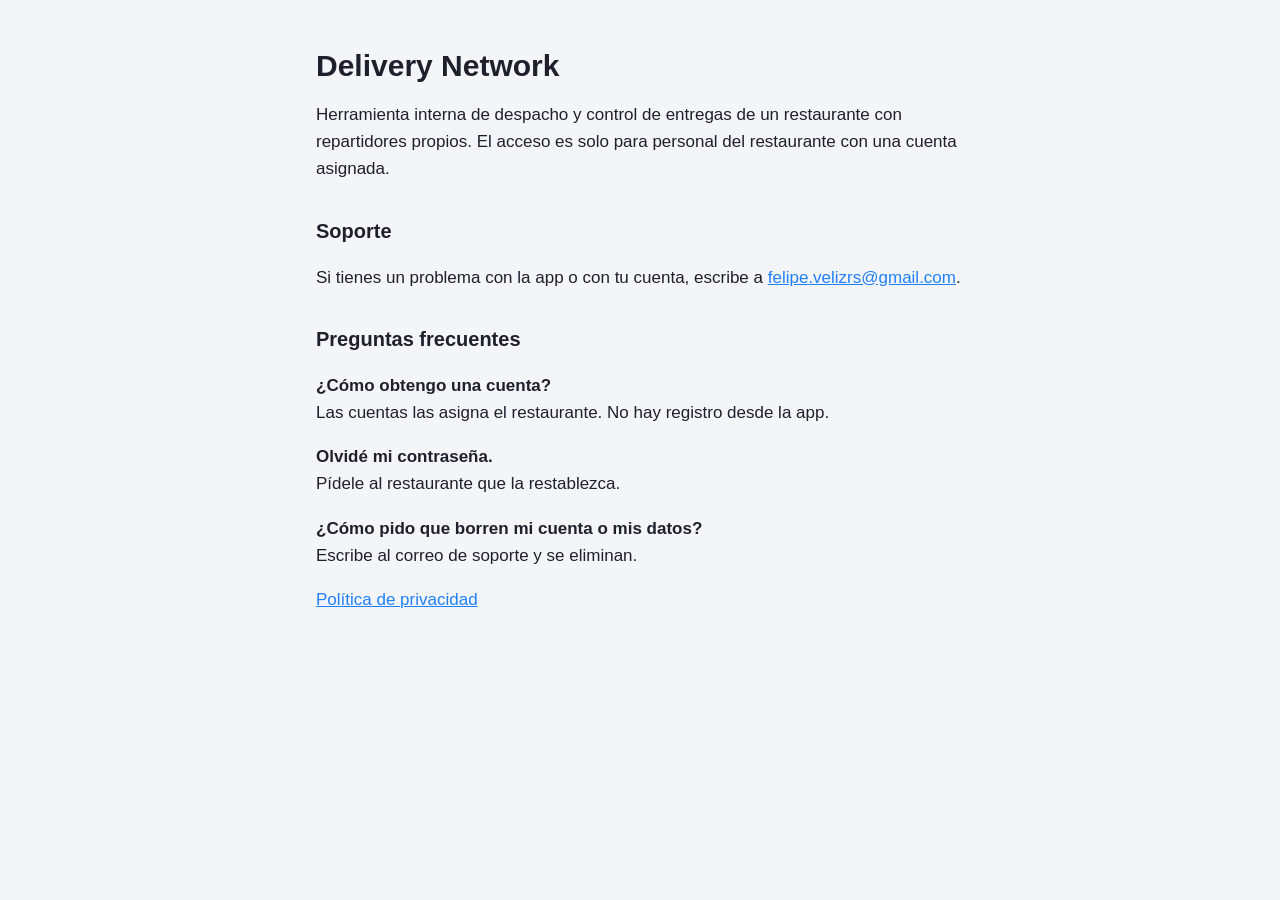
<file: index.html>
<!doctype html>
<html lang="es">
<head>
<meta charset="utf-8">
<meta name="viewport" content="width=device-width, initial-scale=1">
<title>Delivery Network — Soporte</title>
<link rel="stylesheet" href="style.css">
</head>
<body>
<main>
<h1>Delivery Network</h1>
<p>Herramienta interna de despacho y control de entregas de un restaurante con repartidores propios. El acceso es solo para personal del restaurante con una cuenta asignada.</p>

<h2>Soporte</h2>
<p>Si tienes un problema con la app o con tu cuenta, escribe a <a href="mailto:felipe.velizrs@gmail.com">felipe.velizrs@gmail.com</a>.</p>

<h2>Preguntas frecuentes</h2>
<p><strong>¿Cómo obtengo una cuenta?</strong><br>Las cuentas las asigna el restaurante. No hay registro desde la app.</p>
<p><strong>Olvidé mi contraseña.</strong><br>Pídele al restaurante que la restablezca.</p>
<p><strong>¿Cómo pido que borren mi cuenta o mis datos?</strong><br>Escribe al correo de soporte y se eliminan.</p>

<p><a href="privacidad.html">Política de privacidad</a></p>
</main>
</body>
</html>
</file>
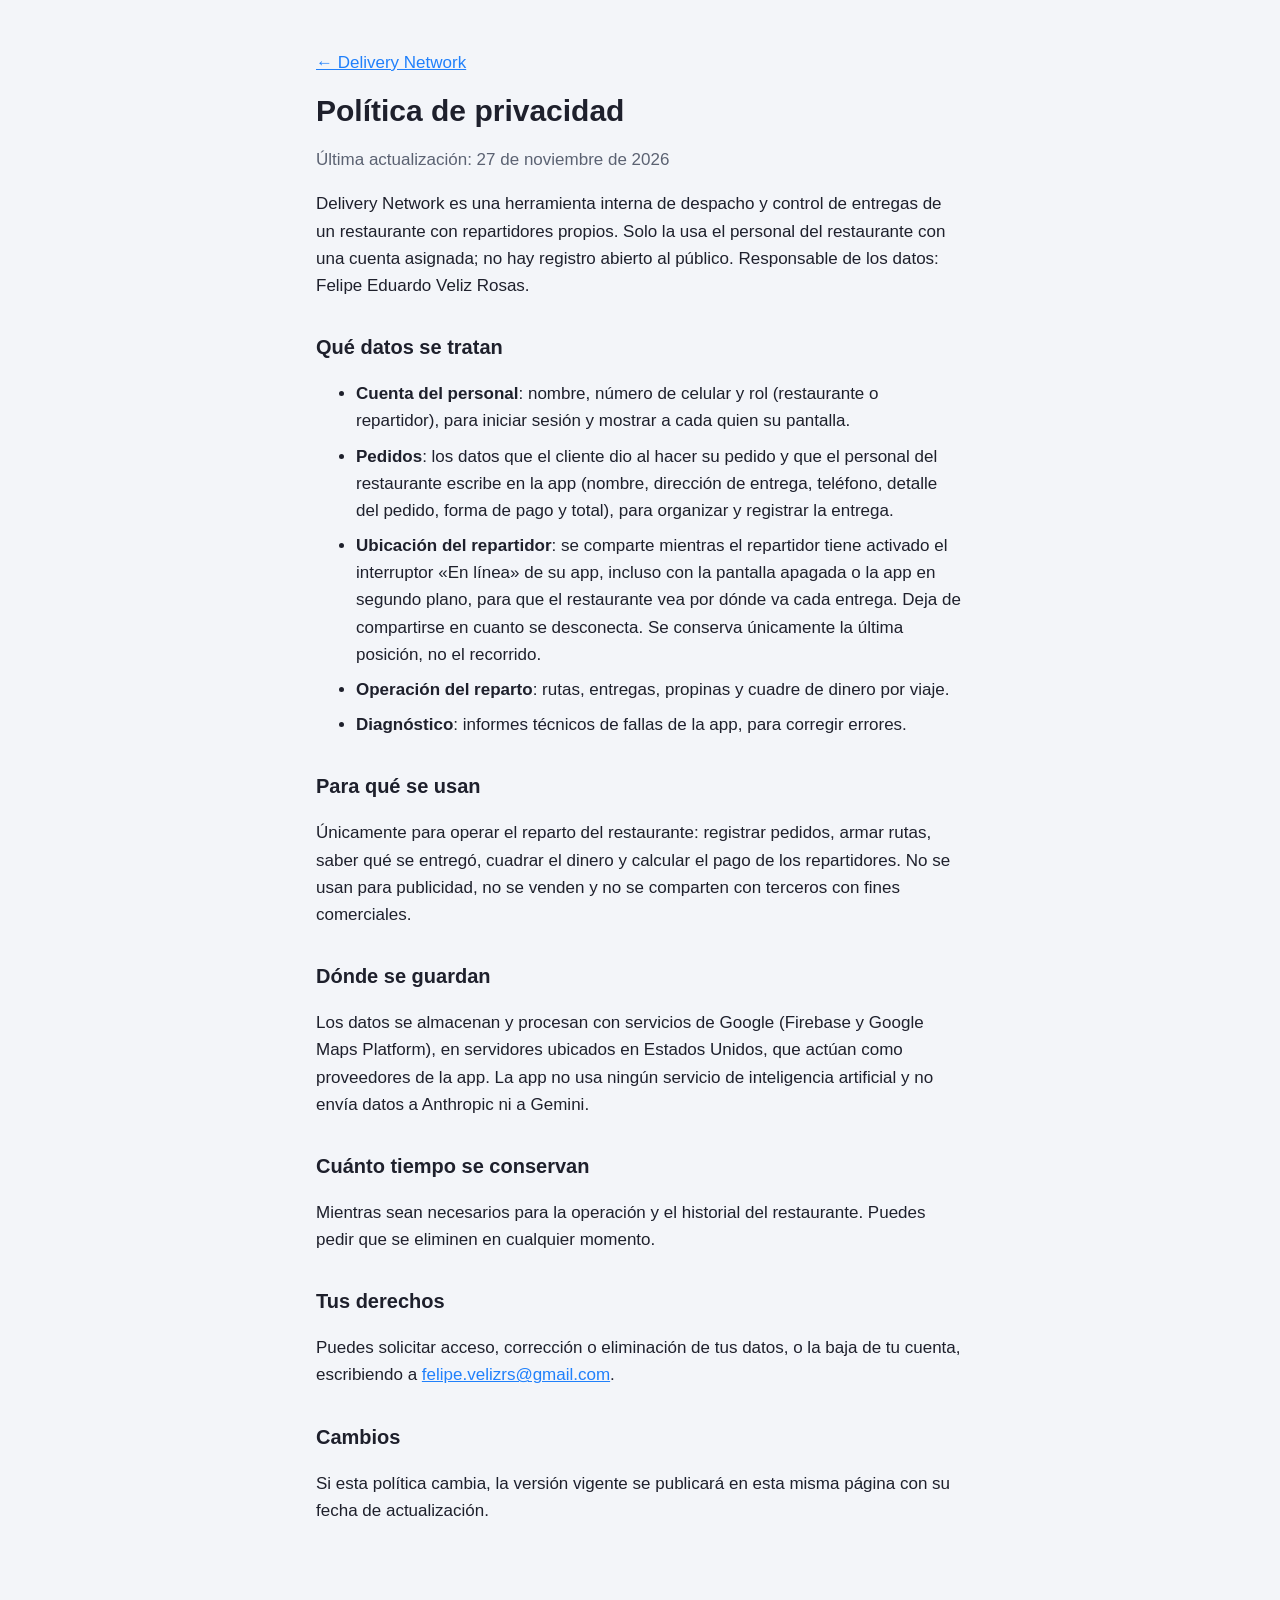
<file: privacidad.html>
<!doctype html>
<html lang="es">
<head>
<meta charset="utf-8">
<meta name="viewport" content="width=device-width, initial-scale=1">
<title>Política de privacidad — Delivery Network</title>
<link rel="stylesheet" href="style.css">
</head>
<body>
<main>
<p><a href="index.html">← Delivery Network</a></p>
<h1>Política de privacidad</h1>
<p class="muted">Última actualización: 27 de noviembre de 2026</p>

<p>Delivery Network es una herramienta interna de despacho y control de entregas de un restaurante con repartidores propios. Solo la usa el personal del restaurante con una cuenta asignada; no hay registro abierto al público. Responsable de los datos: Felipe Eduardo Veliz Rosas.</p>

<h2>Qué datos se tratan</h2>
<ul>
<li><strong>Cuenta del personal</strong>: nombre, número de celular y rol (restaurante o repartidor), para iniciar sesión y mostrar a cada quien su pantalla.</li>
<li><strong>Pedidos</strong>: los datos que el cliente dio al hacer su pedido y que el personal del restaurante escribe en la app (nombre, dirección de entrega, teléfono, detalle del pedido, forma de pago y total), para organizar y registrar la entrega.</li>
<li><strong>Ubicación del repartidor</strong>: se comparte mientras el repartidor tiene activado el interruptor «En línea» de su app, incluso con la pantalla apagada o la app en segundo plano, para que el restaurante vea por dónde va cada entrega. Deja de compartirse en cuanto se desconecta. Se conserva únicamente la última posición, no el recorrido.</li>
<li><strong>Operación del reparto</strong>: rutas, entregas, propinas y cuadre de dinero por viaje.</li>
<li><strong>Diagnóstico</strong>: informes técnicos de fallas de la app, para corregir errores.</li>
</ul>

<h2>Para qué se usan</h2>
<p>Únicamente para operar el reparto del restaurante: registrar pedidos, armar rutas, saber qué se entregó, cuadrar el dinero y calcular el pago de los repartidores. No se usan para publicidad, no se venden y no se comparten con terceros con fines comerciales.</p>

<h2>Dónde se guardan</h2>
<p>Los datos se almacenan y procesan con servicios de Google (Firebase y Google Maps Platform), en servidores ubicados en Estados Unidos, que actúan como proveedores de la app. La app no usa ningún servicio de inteligencia artificial y no envía datos a Anthropic ni a Gemini.</p>

<h2>Cuánto tiempo se conservan</h2>
<p>Mientras sean necesarios para la operación y el historial del restaurante. Puedes pedir que se eliminen en cualquier momento.</p>

<h2>Tus derechos</h2>
<p>Puedes solicitar acceso, corrección o eliminación de tus datos, o la baja de tu cuenta, escribiendo a <a href="mailto:felipe.velizrs@gmail.com">felipe.velizrs@gmail.com</a>.</p>

<h2>Cambios</h2>
<p>Si esta política cambia, la versión vigente se publicará en esta misma página con su fecha de actualización.</p>
</main>
</body>
</html>
</file>
<file: style.css>
:root { --brand: #2080FB; --ink: #1E202C; --muted: #5b6272; --bg: #f3f5f9; }
* { box-sizing: border-box; }
body { margin: 0; background: var(--bg); color: var(--ink); font: 17px/1.6 -apple-system, BlinkMacSystemFont, "Segoe UI", Roboto, sans-serif; }
main { max-width: 680px; margin: 0 auto; padding: 32px 16px 64px; }
h1 { font-size: 30px; line-height: 1.2; margin: 16px 0 8px; }
h2 { font-size: 20px; margin: 32px 0 8px; }
a { color: var(--brand); }
.muted { color: var(--muted); }
li { margin-bottom: 8px; }
</file>
